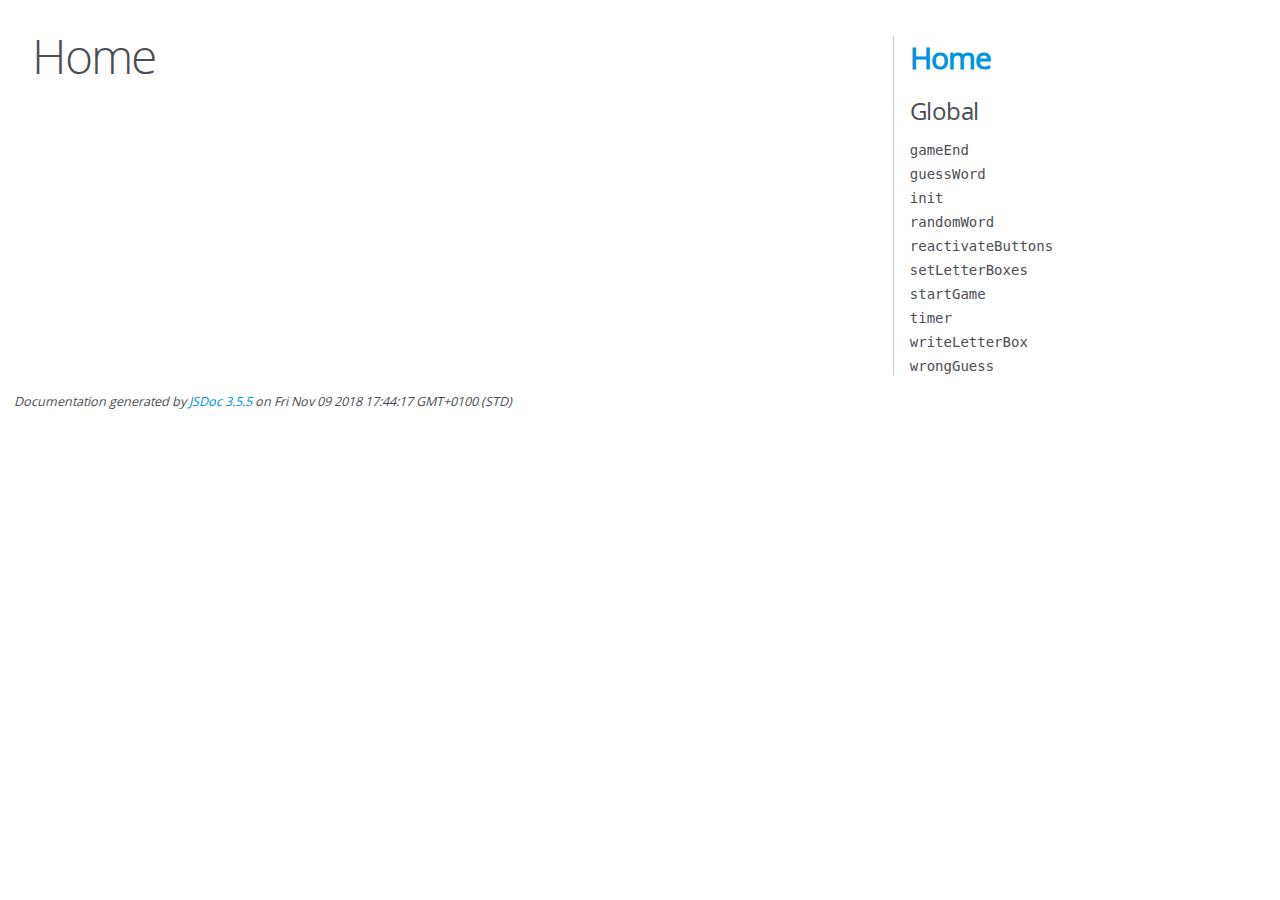
<file: documentation/index.html>
<!DOCTYPE html>
<html lang="en">
<head>
    <meta charset="utf-8">
    <title>JSDoc: Home</title>

    <script src="scripts/prettify/prettify.js"> </script>
    <script src="scripts/prettify/lang-css.js"> </script>
    <!--[if lt IE 9]>
      <script src="//html5shiv.googlecode.com/svn/trunk/html5.js"></script>
    <![endif]-->
    <link type="text/css" rel="stylesheet" href="styles/prettify-tomorrow.css">
    <link type="text/css" rel="stylesheet" href="styles/jsdoc-default.css">
</head>

<body>

<div id="main">

    <h1 class="page-title">Home</h1>

    



    


    <h3> </h3>










    









</div>

<nav>
    <h2><a href="index.html">Home</a></h2><h3>Global</h3><ul><li><a href="global.html#gameEnd">gameEnd</a></li><li><a href="global.html#guessWord">guessWord</a></li><li><a href="global.html#init">init</a></li><li><a href="global.html#randomWord">randomWord</a></li><li><a href="global.html#reactivateButtons">reactivateButtons</a></li><li><a href="global.html#setLetterBoxes">setLetterBoxes</a></li><li><a href="global.html#startGame">startGame</a></li><li><a href="global.html#timer">timer</a></li><li><a href="global.html#writeLetterBox">writeLetterBox</a></li><li><a href="global.html#wrongGuess">wrongGuess</a></li></ul>
</nav>

<br class="clear">

<footer>
    Documentation generated by <a href="https://github.com/jsdoc3/jsdoc">JSDoc 3.5.5</a> on Fri Nov 09 2018 17:44:17 GMT+0100 (STD)
</footer>

<script> prettyPrint(); </script>
<script src="scripts/linenumber.js"> </script>
</body>
</html>
</file>
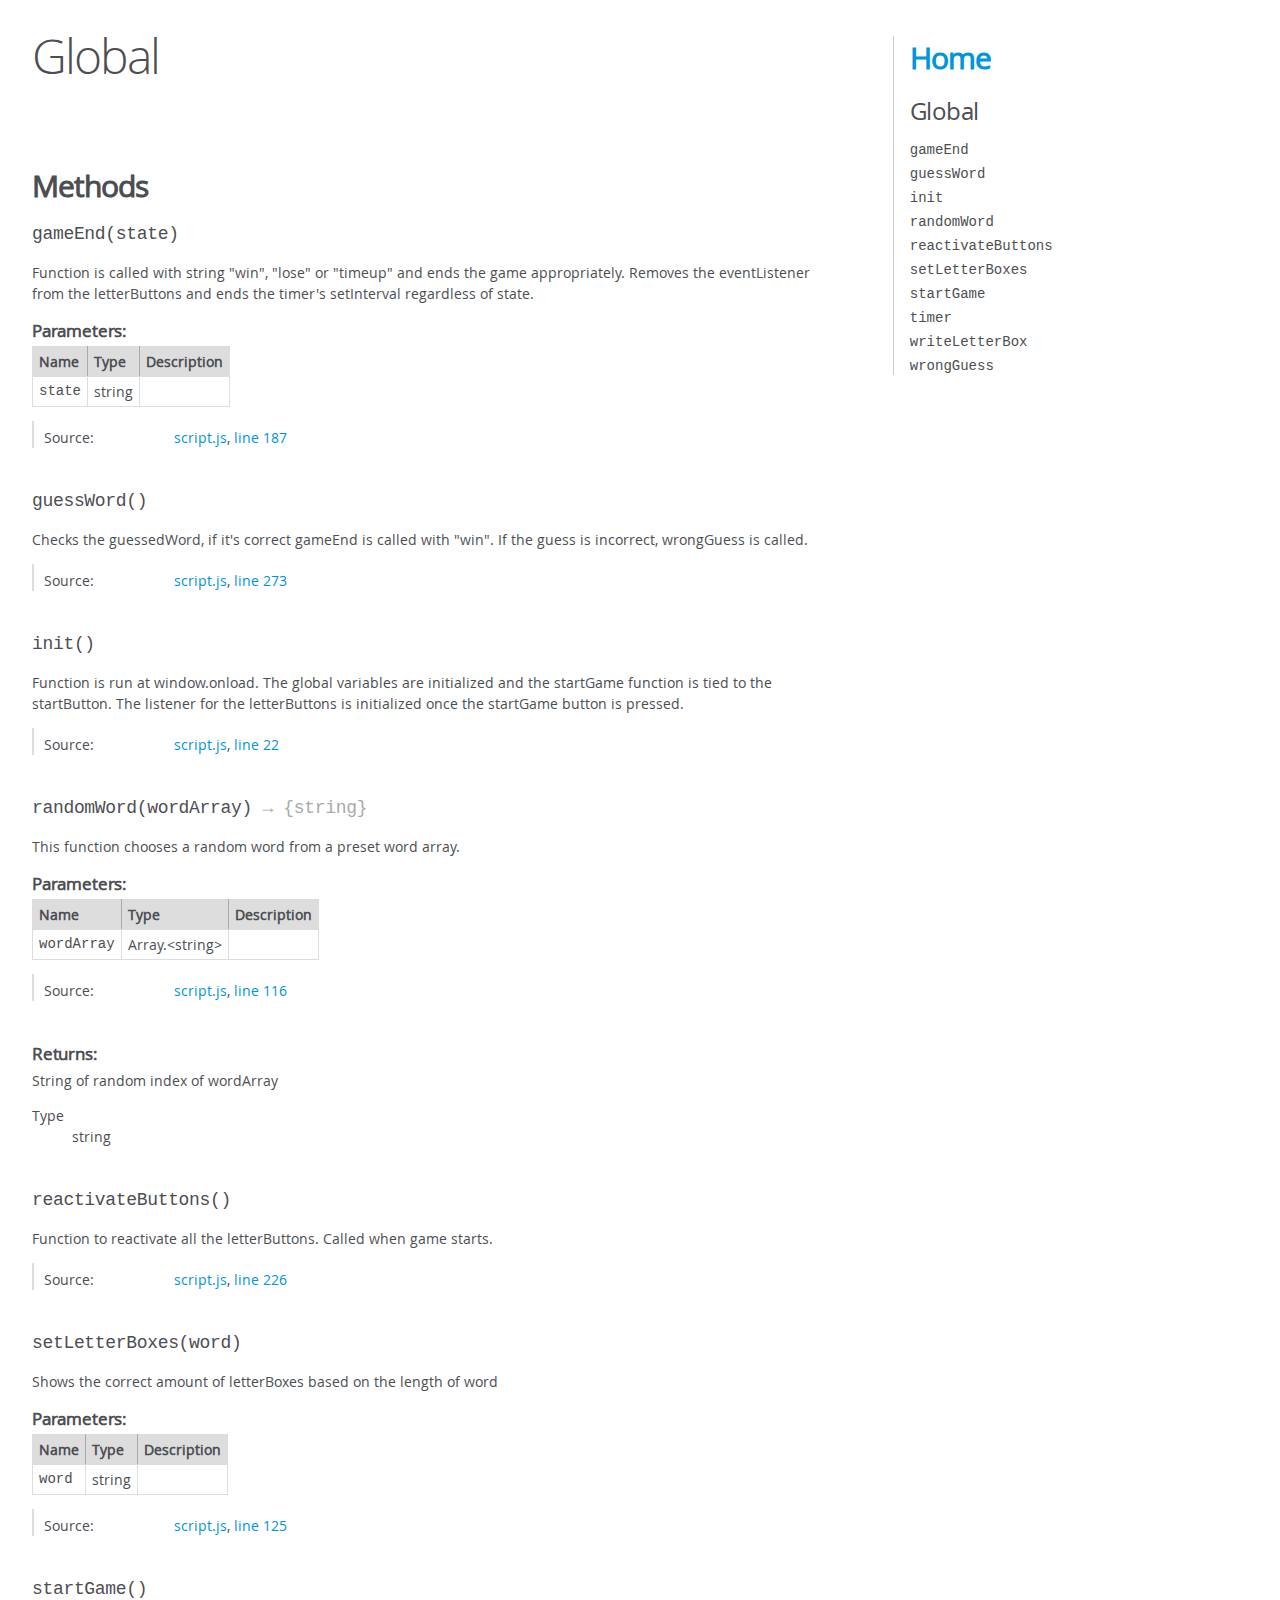
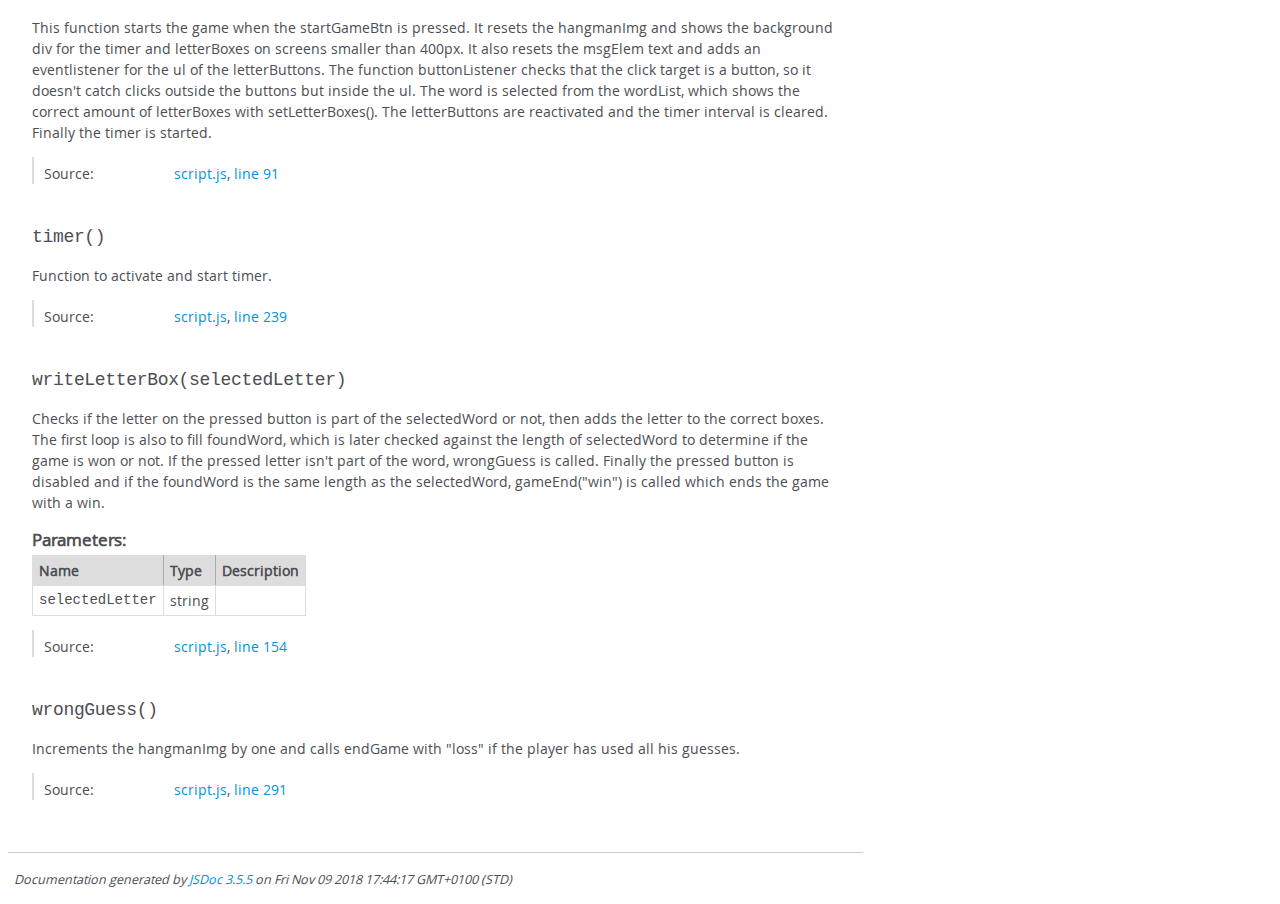
<file: documentation/global.html>
<!DOCTYPE html>
<html lang="en">
<head>
    <meta charset="utf-8">
    <title>JSDoc: Global</title>

    <script src="scripts/prettify/prettify.js"> </script>
    <script src="scripts/prettify/lang-css.js"> </script>
    <!--[if lt IE 9]>
      <script src="//html5shiv.googlecode.com/svn/trunk/html5.js"></script>
    <![endif]-->
    <link type="text/css" rel="stylesheet" href="styles/prettify-tomorrow.css">
    <link type="text/css" rel="stylesheet" href="styles/jsdoc-default.css">
</head>

<body>

<div id="main">

    <h1 class="page-title">Global</h1>

    




<section>

<header>
    
        <h2></h2>
        
    
</header>

<article>
    <div class="container-overview">
    
        

        


<dl class="details">

    

    

    

    

    

    

    

    

    

    

    

    

    

    

    

    
</dl>


        
    
    </div>

    

    

    

    

    

    

    

    
        <h3 class="subsection-title">Methods</h3>

        
            

    

    
    <h4 class="name" id="gameEnd"><span class="type-signature"></span>gameEnd<span class="signature">(state)</span><span class="type-signature"></span></h4>
    

    



<div class="description">
    Function is called with string "win", "lose" or "timeup" and ends the game appropriately. Removes the eventListener 
from the letterButtons and ends the timer's setInterval regardless of state.
</div>









    <h5>Parameters:</h5>
    

<table class="params">
    <thead>
    <tr>
        
        <th>Name</th>
        

        <th>Type</th>

        

        

        <th class="last">Description</th>
    </tr>
    </thead>

    <tbody>
    

        <tr>
            
                <td class="name"><code>state</code></td>
            

            <td class="type">
            
                
<span class="param-type">string</span>


            
            </td>

            

            

            <td class="description last"></td>
        </tr>

    
    </tbody>
</table>






<dl class="details">

    

    

    

    

    

    

    

    

    

    

    

    

    
    <dt class="tag-source">Source:</dt>
    <dd class="tag-source"><ul class="dummy"><li>
        <a href="script.js.html">script.js</a>, <a href="script.js.html#line187">line 187</a>
    </li></ul></dd>
    

    

    

    
</dl>


















        
            

    

    
    <h4 class="name" id="guessWord"><span class="type-signature"></span>guessWord<span class="signature">()</span><span class="type-signature"></span></h4>
    

    



<div class="description">
    Checks the guessedWord, if it's correct gameEnd is called with "win".
If the guess is incorrect, wrongGuess is called.
</div>













<dl class="details">

    

    

    

    

    

    

    

    

    

    

    

    

    
    <dt class="tag-source">Source:</dt>
    <dd class="tag-source"><ul class="dummy"><li>
        <a href="script.js.html">script.js</a>, <a href="script.js.html#line273">line 273</a>
    </li></ul></dd>
    

    

    

    
</dl>


















        
            

    

    
    <h4 class="name" id="init"><span class="type-signature"></span>init<span class="signature">()</span><span class="type-signature"></span></h4>
    

    



<div class="description">
    Function is run at window.onload. The global variables are initialized and the startGame function is tied
to the startButton. The listener for the letterButtons is initialized once the startGame button is pressed.
</div>













<dl class="details">

    

    

    

    

    

    

    

    

    

    

    

    

    
    <dt class="tag-source">Source:</dt>
    <dd class="tag-source"><ul class="dummy"><li>
        <a href="script.js.html">script.js</a>, <a href="script.js.html#line22">line 22</a>
    </li></ul></dd>
    

    

    

    
</dl>


















        
            

    

    
    <h4 class="name" id="randomWord"><span class="type-signature"></span>randomWord<span class="signature">(wordArray)</span><span class="type-signature"> &rarr; {string}</span></h4>
    

    



<div class="description">
    This function chooses a random word from a preset word array.
</div>









    <h5>Parameters:</h5>
    

<table class="params">
    <thead>
    <tr>
        
        <th>Name</th>
        

        <th>Type</th>

        

        

        <th class="last">Description</th>
    </tr>
    </thead>

    <tbody>
    

        <tr>
            
                <td class="name"><code>wordArray</code></td>
            

            <td class="type">
            
                
<span class="param-type">Array.&lt;string></span>


            
            </td>

            

            

            <td class="description last"></td>
        </tr>

    
    </tbody>
</table>






<dl class="details">

    

    

    

    

    

    

    

    

    

    

    

    

    
    <dt class="tag-source">Source:</dt>
    <dd class="tag-source"><ul class="dummy"><li>
        <a href="script.js.html">script.js</a>, <a href="script.js.html#line116">line 116</a>
    </li></ul></dd>
    

    

    

    
</dl>













<h5>Returns:</h5>

        
<div class="param-desc">
    String of random index of wordArray
</div>



<dl>
    <dt>
        Type
    </dt>
    <dd>
        
<span class="param-type">string</span>


    </dd>
</dl>

    





        
            

    

    
    <h4 class="name" id="reactivateButtons"><span class="type-signature"></span>reactivateButtons<span class="signature">()</span><span class="type-signature"></span></h4>
    

    



<div class="description">
    Function to reactivate all the letterButtons. Called when game starts.
</div>













<dl class="details">

    

    

    

    

    

    

    

    

    

    

    

    

    
    <dt class="tag-source">Source:</dt>
    <dd class="tag-source"><ul class="dummy"><li>
        <a href="script.js.html">script.js</a>, <a href="script.js.html#line226">line 226</a>
    </li></ul></dd>
    

    

    

    
</dl>


















        
            

    

    
    <h4 class="name" id="setLetterBoxes"><span class="type-signature"></span>setLetterBoxes<span class="signature">(word)</span><span class="type-signature"></span></h4>
    

    



<div class="description">
    Shows the correct amount of letterBoxes based on the length of word
</div>









    <h5>Parameters:</h5>
    

<table class="params">
    <thead>
    <tr>
        
        <th>Name</th>
        

        <th>Type</th>

        

        

        <th class="last">Description</th>
    </tr>
    </thead>

    <tbody>
    

        <tr>
            
                <td class="name"><code>word</code></td>
            

            <td class="type">
            
                
<span class="param-type">string</span>


            
            </td>

            

            

            <td class="description last"></td>
        </tr>

    
    </tbody>
</table>






<dl class="details">

    

    

    

    

    

    

    

    

    

    

    

    

    
    <dt class="tag-source">Source:</dt>
    <dd class="tag-source"><ul class="dummy"><li>
        <a href="script.js.html">script.js</a>, <a href="script.js.html#line125">line 125</a>
    </li></ul></dd>
    

    

    

    
</dl>


















        
            

    

    
    <h4 class="name" id="startGame"><span class="type-signature"></span>startGame<span class="signature">()</span><span class="type-signature"></span></h4>
    

    



<div class="description">
    This function starts the game when the startGameBtn is pressed. It resets the hangmanImg and shows
the background div for the timer and letterBoxes on screens smaller than 400px. It also resets the msgElem text
and adds an eventlistener for the ul of the letterButtons. The function buttonListener checks that the click
target is a button, so it doesn't catch clicks outside the buttons but inside the ul. The word is selected from
the wordList, which shows the correct amount of letterBoxes with setLetterBoxes(). The letterButtons are reactivated
and the timer interval is cleared. Finally the timer is started.
</div>













<dl class="details">

    

    

    

    

    

    

    

    

    

    

    

    

    
    <dt class="tag-source">Source:</dt>
    <dd class="tag-source"><ul class="dummy"><li>
        <a href="script.js.html">script.js</a>, <a href="script.js.html#line91">line 91</a>
    </li></ul></dd>
    

    

    

    
</dl>


















        
            

    

    
    <h4 class="name" id="timer"><span class="type-signature"></span>timer<span class="signature">()</span><span class="type-signature"></span></h4>
    

    



<div class="description">
    Function to activate and start timer.
</div>













<dl class="details">

    

    

    

    

    

    

    

    

    

    

    

    

    
    <dt class="tag-source">Source:</dt>
    <dd class="tag-source"><ul class="dummy"><li>
        <a href="script.js.html">script.js</a>, <a href="script.js.html#line239">line 239</a>
    </li></ul></dd>
    

    

    

    
</dl>


















        
            

    

    
    <h4 class="name" id="writeLetterBox"><span class="type-signature"></span>writeLetterBox<span class="signature">(selectedLetter)</span><span class="type-signature"></span></h4>
    

    



<div class="description">
    Checks if the letter on the pressed button is part of the selectedWord or not, 
then adds the letter to the correct boxes. The first loop is also to fill foundWord,
which is later checked against the length of selectedWord to determine if the game is won
or not. If the pressed letter isn't part of the word, wrongGuess is called.
Finally the pressed button is disabled and if the foundWord is the same length as the selectedWord,
gameEnd("win") is called which ends the game with a win.
</div>









    <h5>Parameters:</h5>
    

<table class="params">
    <thead>
    <tr>
        
        <th>Name</th>
        

        <th>Type</th>

        

        

        <th class="last">Description</th>
    </tr>
    </thead>

    <tbody>
    

        <tr>
            
                <td class="name"><code>selectedLetter</code></td>
            

            <td class="type">
            
                
<span class="param-type">string</span>


            
            </td>

            

            

            <td class="description last"></td>
        </tr>

    
    </tbody>
</table>






<dl class="details">

    

    

    

    

    

    

    

    

    

    

    

    

    
    <dt class="tag-source">Source:</dt>
    <dd class="tag-source"><ul class="dummy"><li>
        <a href="script.js.html">script.js</a>, <a href="script.js.html#line154">line 154</a>
    </li></ul></dd>
    

    

    

    
</dl>


















        
            

    

    
    <h4 class="name" id="wrongGuess"><span class="type-signature"></span>wrongGuess<span class="signature">()</span><span class="type-signature"></span></h4>
    

    



<div class="description">
    Increments the hangmanImg by one and calls endGame with "loss" if the player
has used all his guesses.
</div>













<dl class="details">

    

    

    

    

    

    

    

    

    

    

    

    

    
    <dt class="tag-source">Source:</dt>
    <dd class="tag-source"><ul class="dummy"><li>
        <a href="script.js.html">script.js</a>, <a href="script.js.html#line291">line 291</a>
    </li></ul></dd>
    

    

    

    
</dl>


















        
    

    

    
</article>

</section>




</div>

<nav>
    <h2><a href="index.html">Home</a></h2><h3>Global</h3><ul><li><a href="global.html#gameEnd">gameEnd</a></li><li><a href="global.html#guessWord">guessWord</a></li><li><a href="global.html#init">init</a></li><li><a href="global.html#randomWord">randomWord</a></li><li><a href="global.html#reactivateButtons">reactivateButtons</a></li><li><a href="global.html#setLetterBoxes">setLetterBoxes</a></li><li><a href="global.html#startGame">startGame</a></li><li><a href="global.html#timer">timer</a></li><li><a href="global.html#writeLetterBox">writeLetterBox</a></li><li><a href="global.html#wrongGuess">wrongGuess</a></li></ul>
</nav>

<br class="clear">

<footer>
    Documentation generated by <a href="https://github.com/jsdoc3/jsdoc">JSDoc 3.5.5</a> on Fri Nov 09 2018 17:44:17 GMT+0100 (STD)
</footer>

<script> prettyPrint(); </script>
<script src="scripts/linenumber.js"> </script>
</body>
</html>
</file>
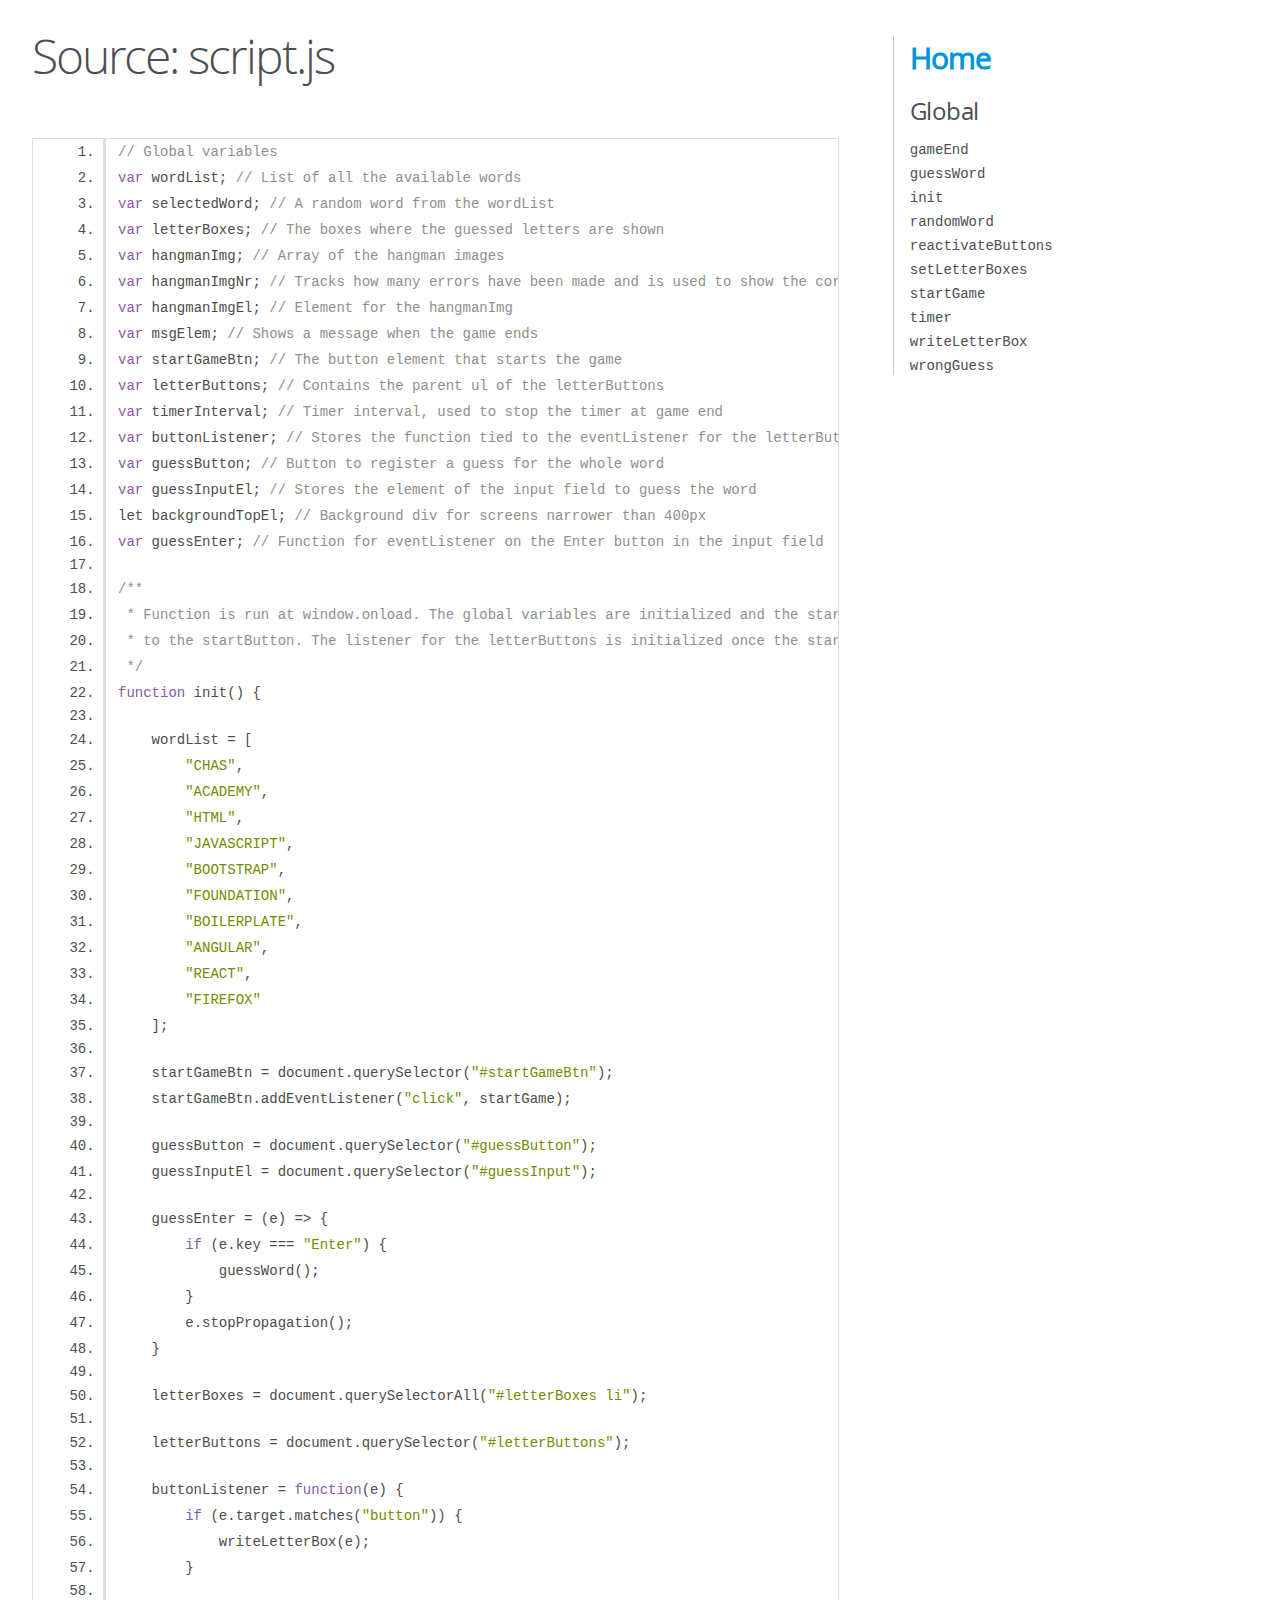
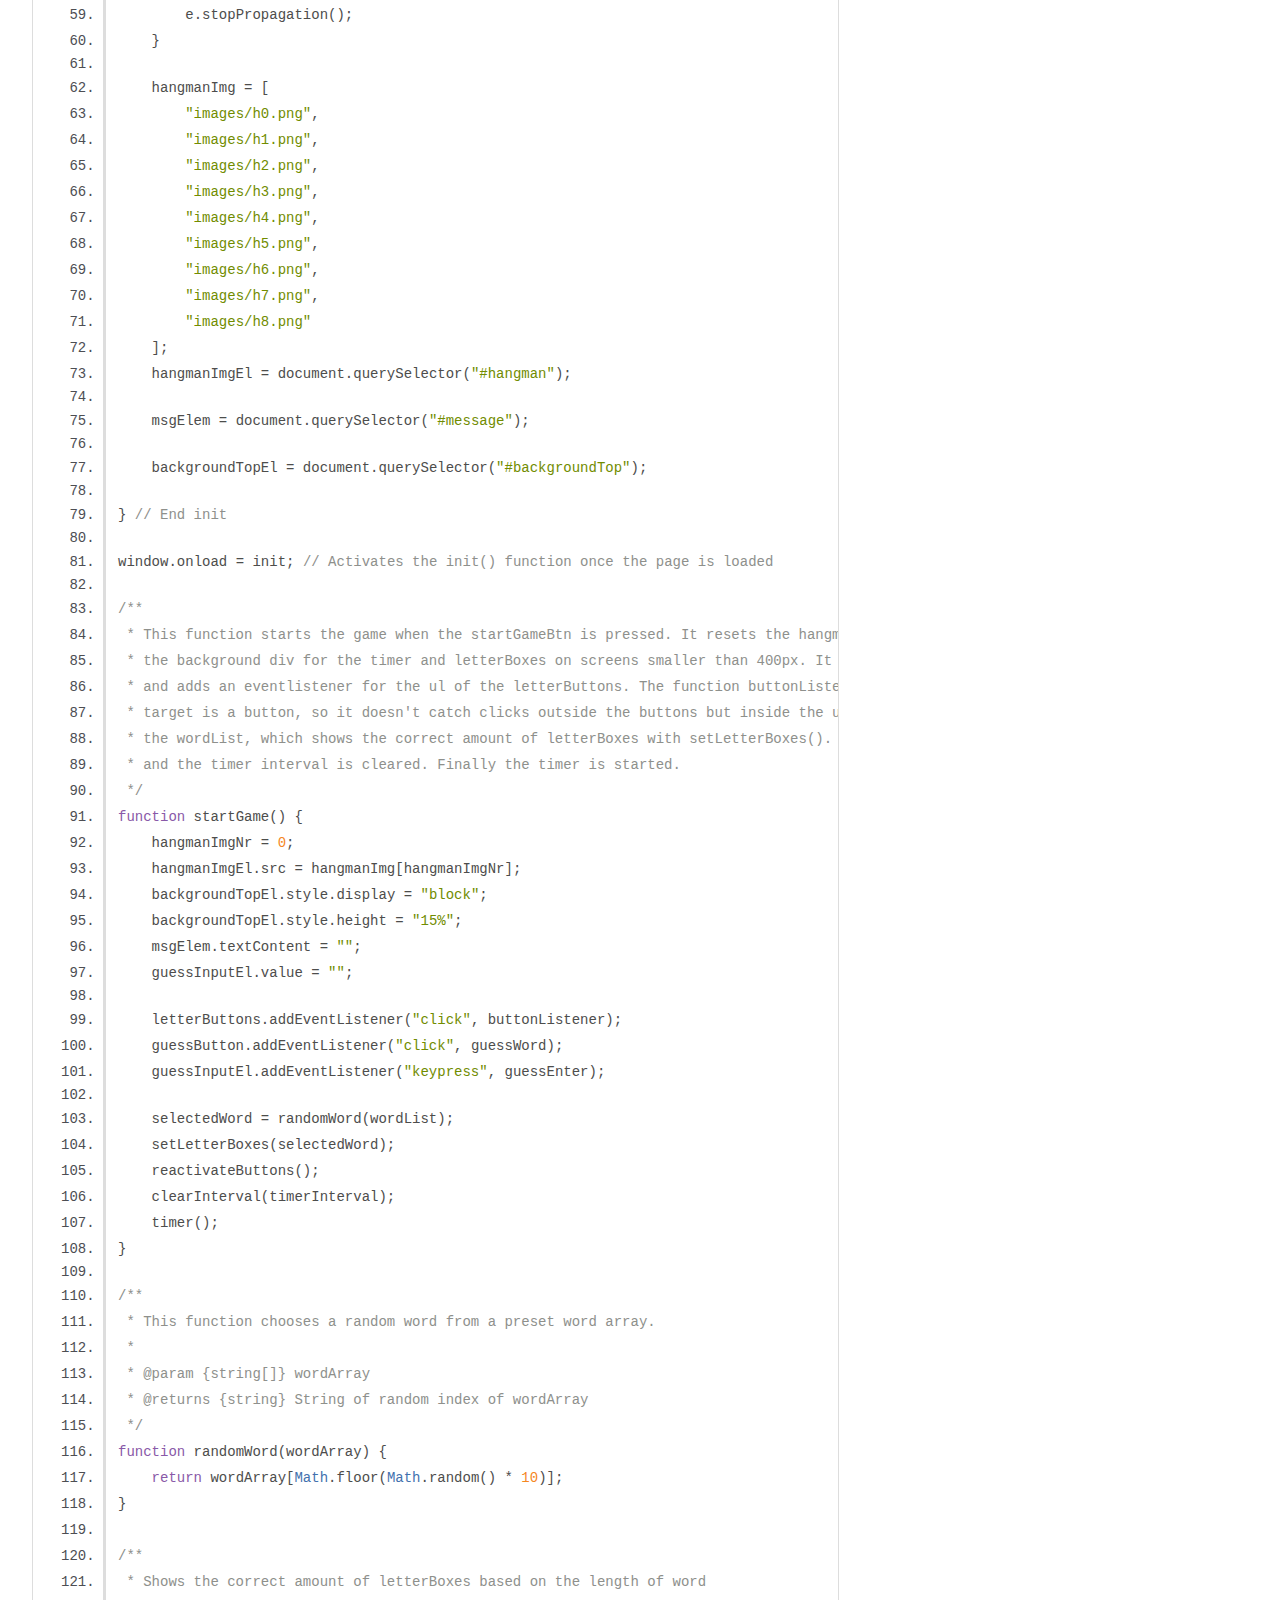
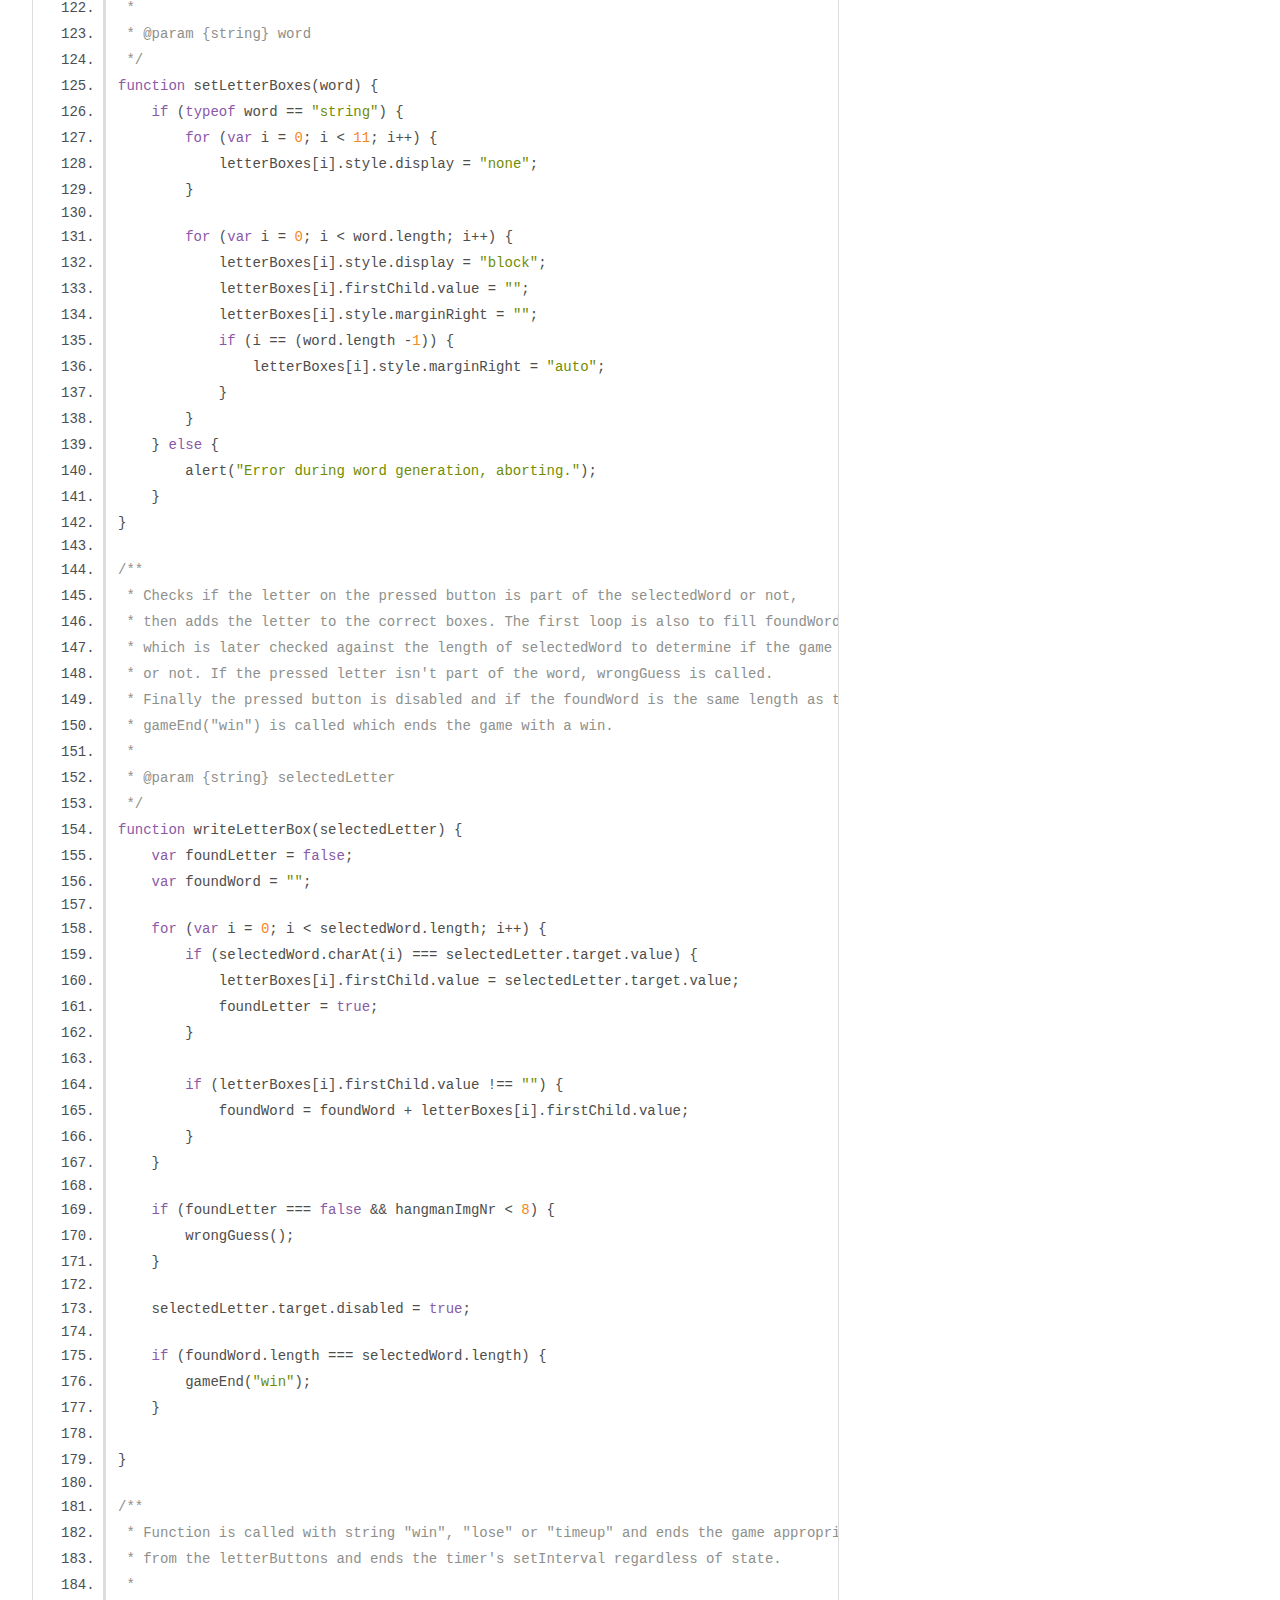
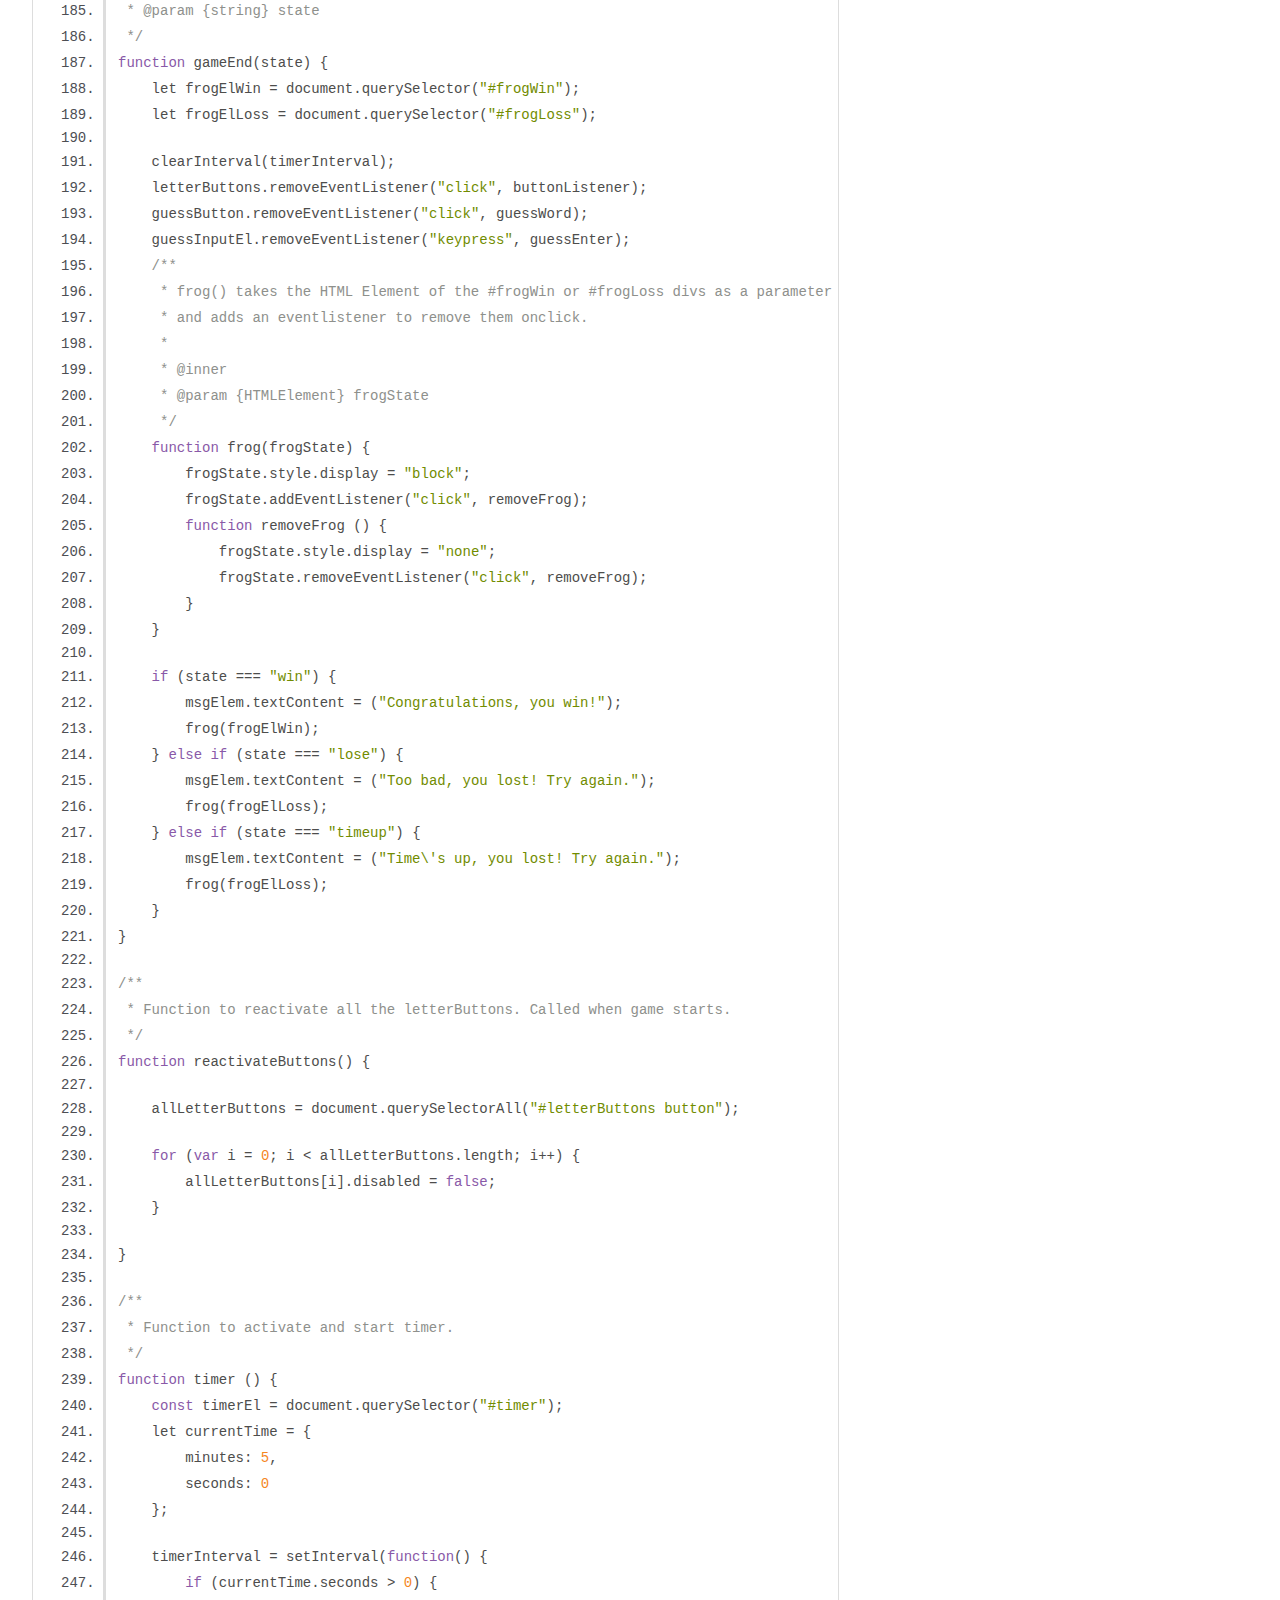
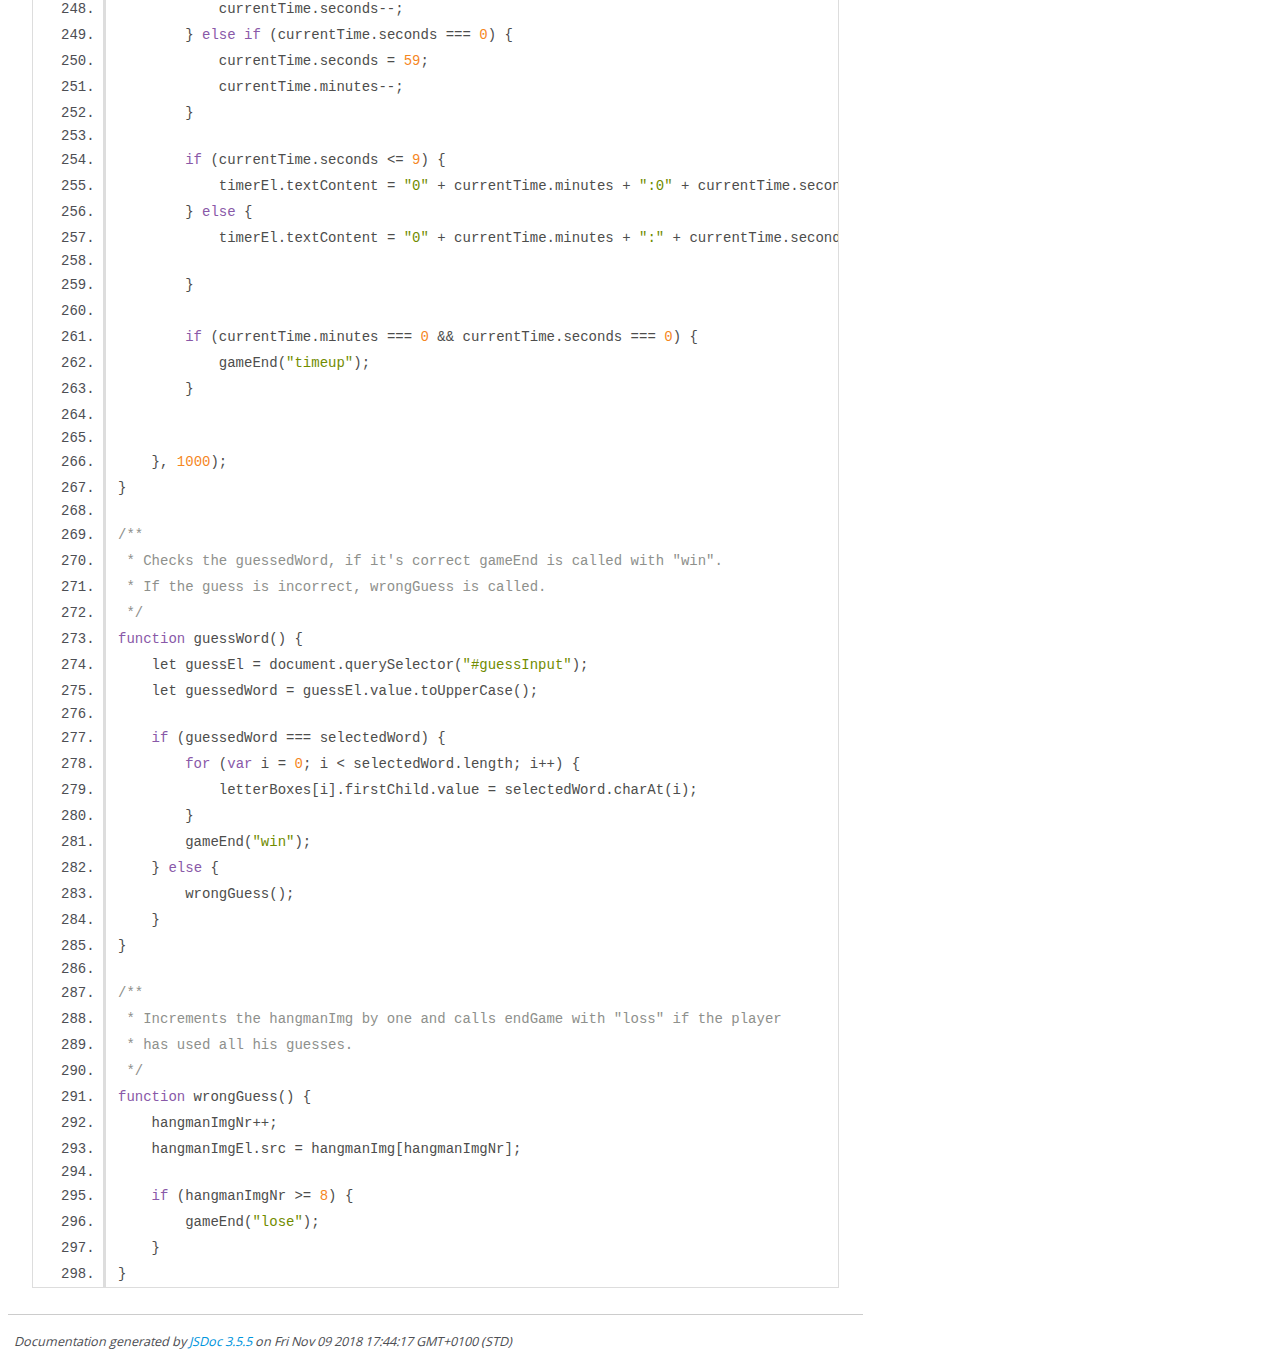
<file: documentation/script.js.html>
<!DOCTYPE html>
<html lang="en">
<head>
    <meta charset="utf-8">
    <title>JSDoc: Source: script.js</title>

    <script src="scripts/prettify/prettify.js"> </script>
    <script src="scripts/prettify/lang-css.js"> </script>
    <!--[if lt IE 9]>
      <script src="//html5shiv.googlecode.com/svn/trunk/html5.js"></script>
    <![endif]-->
    <link type="text/css" rel="stylesheet" href="styles/prettify-tomorrow.css">
    <link type="text/css" rel="stylesheet" href="styles/jsdoc-default.css">
</head>

<body>

<div id="main">

    <h1 class="page-title">Source: script.js</h1>

    



    
    <section>
        <article>
            <pre class="prettyprint source linenums"><code>// Global variables
var wordList; // List of all the available words
var selectedWord; // A random word from the wordList
var letterBoxes; // The boxes where the guessed letters are shown
var hangmanImg; // Array of the hangman images
var hangmanImgNr; // Tracks how many errors have been made and is used to show the correct hangmanImg
var hangmanImgEl; // Element for the hangmanImg
var msgElem; // Shows a message when the game ends
var startGameBtn; // The button element that starts the game
var letterButtons; // Contains the parent ul of the letterButtons
var timerInterval; // Timer interval, used to stop the timer at game end
var buttonListener; // Stores the function tied to the eventListener for the letterButtons. 
var guessButton; // Button to register a guess for the whole word
var guessInputEl; // Stores the element of the input field to guess the word
let backgroundTopEl; // Background div for screens narrower than 400px
var guessEnter; // Function for eventListener on the Enter button in the input field 

/**
 * Function is run at window.onload. The global variables are initialized and the startGame function is tied
 * to the startButton. The listener for the letterButtons is initialized once the startGame button is pressed.
 */
function init() {

    wordList = [
        "CHAS",
        "ACADEMY",
        "HTML",
        "JAVASCRIPT",
        "BOOTSTRAP",
        "FOUNDATION",
        "BOILERPLATE",
        "ANGULAR",
        "REACT",
        "FIREFOX"
    ];

    startGameBtn = document.querySelector("#startGameBtn");
    startGameBtn.addEventListener("click", startGame);

    guessButton = document.querySelector("#guessButton");
    guessInputEl = document.querySelector("#guessInput");

    guessEnter = (e) => {
        if (e.key === "Enter") {
            guessWord();
        }
        e.stopPropagation();
    }

    letterBoxes = document.querySelectorAll("#letterBoxes li");

    letterButtons = document.querySelector("#letterButtons");

    buttonListener = function(e) {
        if (e.target.matches("button")) {
            writeLetterBox(e);
        }

        e.stopPropagation();
    }

    hangmanImg = [
        "images/h0.png",
        "images/h1.png",
        "images/h2.png",
        "images/h3.png",
        "images/h4.png",
        "images/h5.png",
        "images/h6.png",
        "images/h7.png",
        "images/h8.png"
    ];
    hangmanImgEl = document.querySelector("#hangman");

    msgElem = document.querySelector("#message");

    backgroundTopEl = document.querySelector("#backgroundTop");

} // End init

window.onload = init; // Activates the init() function once the page is loaded

/**
 * This function starts the game when the startGameBtn is pressed. It resets the hangmanImg and shows
 * the background div for the timer and letterBoxes on screens smaller than 400px. It also resets the msgElem text
 * and adds an eventlistener for the ul of the letterButtons. The function buttonListener checks that the click
 * target is a button, so it doesn't catch clicks outside the buttons but inside the ul. The word is selected from
 * the wordList, which shows the correct amount of letterBoxes with setLetterBoxes(). The letterButtons are reactivated
 * and the timer interval is cleared. Finally the timer is started.
 */
function startGame() {
    hangmanImgNr = 0;
    hangmanImgEl.src = hangmanImg[hangmanImgNr];
    backgroundTopEl.style.display = "block";
    backgroundTopEl.style.height = "15%";
    msgElem.textContent = "";
    guessInputEl.value = "";

    letterButtons.addEventListener("click", buttonListener);
    guessButton.addEventListener("click", guessWord);
    guessInputEl.addEventListener("keypress", guessEnter);

    selectedWord = randomWord(wordList);
    setLetterBoxes(selectedWord);
    reactivateButtons();
    clearInterval(timerInterval);
    timer();
}

/**
 * This function chooses a random word from a preset word array.
 *
 * @param {string[]} wordArray
 * @returns {string} String of random index of wordArray
 */
function randomWord(wordArray) {
    return wordArray[Math.floor(Math.random() * 10)];
}
 
/**
 * Shows the correct amount of letterBoxes based on the length of word
 *
 * @param {string} word
 */
function setLetterBoxes(word) {
    if (typeof word == "string") {
        for (var i = 0; i &lt; 11; i++) {
            letterBoxes[i].style.display = "none";
        }

        for (var i = 0; i &lt; word.length; i++) {
            letterBoxes[i].style.display = "block";
            letterBoxes[i].firstChild.value = "";
            letterBoxes[i].style.marginRight = "";
            if (i == (word.length -1)) {
                letterBoxes[i].style.marginRight = "auto";
            }
        }
    } else {
        alert("Error during word generation, aborting.");
    }
}

/**
 * Checks if the letter on the pressed button is part of the selectedWord or not, 
 * then adds the letter to the correct boxes. The first loop is also to fill foundWord,
 * which is later checked against the length of selectedWord to determine if the game is won
 * or not. If the pressed letter isn't part of the word, wrongGuess is called.
 * Finally the pressed button is disabled and if the foundWord is the same length as the selectedWord,
 * gameEnd("win") is called which ends the game with a win.
 *
 * @param {string} selectedLetter
 */
function writeLetterBox(selectedLetter) {
    var foundLetter = false;
    var foundWord = "";

    for (var i = 0; i &lt; selectedWord.length; i++) {
        if (selectedWord.charAt(i) === selectedLetter.target.value) {
            letterBoxes[i].firstChild.value = selectedLetter.target.value;
            foundLetter = true;
        } 
        
        if (letterBoxes[i].firstChild.value !== "") {
            foundWord = foundWord + letterBoxes[i].firstChild.value;
        }
    }

    if (foundLetter === false &amp;&amp; hangmanImgNr &lt; 8) {
        wrongGuess();
    }

    selectedLetter.target.disabled = true;

    if (foundWord.length === selectedWord.length) {
        gameEnd("win");
    }
    
}

/**
 * Function is called with string "win", "lose" or "timeup" and ends the game appropriately. Removes the eventListener 
 * from the letterButtons and ends the timer's setInterval regardless of state.
 * 
 * @param {string} state
 */
function gameEnd(state) {
    let frogElWin = document.querySelector("#frogWin");
    let frogElLoss = document.querySelector("#frogLoss");

    clearInterval(timerInterval);
    letterButtons.removeEventListener("click", buttonListener);
    guessButton.removeEventListener("click", guessWord);
    guessInputEl.removeEventListener("keypress", guessEnter);
    /**
     * frog() takes the HTML Element of the #frogWin or #frogLoss divs as a parameter to show the appropriate one at game end
     * and adds an eventlistener to remove them onclick.
     * 
     * @inner
     * @param {HTMLElement} frogState
     */
    function frog(frogState) {
        frogState.style.display = "block";
        frogState.addEventListener("click", removeFrog);
        function removeFrog () {
            frogState.style.display = "none";
            frogState.removeEventListener("click", removeFrog);
        }
    }

    if (state === "win") {
        msgElem.textContent = ("Congratulations, you win!");
        frog(frogElWin);
    } else if (state === "lose") {
        msgElem.textContent = ("Too bad, you lost! Try again.");
        frog(frogElLoss);
    } else if (state === "timeup") {
        msgElem.textContent = ("Time\'s up, you lost! Try again.");
        frog(frogElLoss);
    }
}

/**
 * Function to reactivate all the letterButtons. Called when game starts.
 */
function reactivateButtons() {

    allLetterButtons = document.querySelectorAll("#letterButtons button");

    for (var i = 0; i &lt; allLetterButtons.length; i++) {
        allLetterButtons[i].disabled = false;
    }

}

/**
 * Function to activate and start timer.
 */
function timer () {
    const timerEl = document.querySelector("#timer");
    let currentTime = {
        minutes: 5,
        seconds: 0
    };

    timerInterval = setInterval(function() {
        if (currentTime.seconds > 0) {
            currentTime.seconds--;
        } else if (currentTime.seconds === 0) {
            currentTime.seconds = 59;
            currentTime.minutes--;
        }

        if (currentTime.seconds &lt;= 9) {
            timerEl.textContent = "0" + currentTime.minutes + ":0" + currentTime.seconds;
        } else {
            timerEl.textContent = "0" + currentTime.minutes + ":" + currentTime.seconds;

        }
        
        if (currentTime.minutes === 0 &amp;&amp; currentTime.seconds === 0) {
            gameEnd("timeup");
        }
            

    }, 1000);
}

/**
 * Checks the guessedWord, if it's correct gameEnd is called with "win".
 * If the guess is incorrect, wrongGuess is called.
 */
function guessWord() {
    let guessEl = document.querySelector("#guessInput");
    let guessedWord = guessEl.value.toUpperCase();

    if (guessedWord === selectedWord) {
        for (var i = 0; i &lt; selectedWord.length; i++) {
            letterBoxes[i].firstChild.value = selectedWord.charAt(i);
        }
        gameEnd("win");
    } else {
        wrongGuess();
    }
}

/**
 * Increments the hangmanImg by one and calls endGame with "loss" if the player
 * has used all his guesses.
 */
function wrongGuess() {
    hangmanImgNr++;
    hangmanImgEl.src = hangmanImg[hangmanImgNr];

    if (hangmanImgNr >= 8) {
        gameEnd("lose");
    }
}</code></pre>
        </article>
    </section>




</div>

<nav>
    <h2><a href="index.html">Home</a></h2><h3>Global</h3><ul><li><a href="global.html#gameEnd">gameEnd</a></li><li><a href="global.html#guessWord">guessWord</a></li><li><a href="global.html#init">init</a></li><li><a href="global.html#randomWord">randomWord</a></li><li><a href="global.html#reactivateButtons">reactivateButtons</a></li><li><a href="global.html#setLetterBoxes">setLetterBoxes</a></li><li><a href="global.html#startGame">startGame</a></li><li><a href="global.html#timer">timer</a></li><li><a href="global.html#writeLetterBox">writeLetterBox</a></li><li><a href="global.html#wrongGuess">wrongGuess</a></li></ul>
</nav>

<br class="clear">

<footer>
    Documentation generated by <a href="https://github.com/jsdoc3/jsdoc">JSDoc 3.5.5</a> on Fri Nov 09 2018 17:44:17 GMT+0100 (STD)
</footer>

<script> prettyPrint(); </script>
<script src="scripts/linenumber.js"> </script>
</body>
</html>
</file>
<file: documentation/styles/prettify-tomorrow.css>
/* Tomorrow Theme */
/* Original theme - https://github.com/chriskempson/tomorrow-theme */
/* Pretty printing styles. Used with prettify.js. */
/* SPAN elements with the classes below are added by prettyprint. */
/* plain text */
.pln {
  color: #4d4d4c; }

@media screen {
  /* string content */
  .str {
    color: #718c00; }

  /* a keyword */
  .kwd {
    color: #8959a8; }

  /* a comment */
  .com {
    color: #8e908c; }

  /* a type name */
  .typ {
    color: #4271ae; }

  /* a literal value */
  .lit {
    color: #f5871f; }

  /* punctuation */
  .pun {
    color: #4d4d4c; }

  /* lisp open bracket */
  .opn {
    color: #4d4d4c; }

  /* lisp close bracket */
  .clo {
    color: #4d4d4c; }

  /* a markup tag name */
  .tag {
    color: #c82829; }

  /* a markup attribute name */
  .atn {
    color: #f5871f; }

  /* a markup attribute value */
  .atv {
    color: #3e999f; }

  /* a declaration */
  .dec {
    color: #f5871f; }

  /* a variable name */
  .var {
    color: #c82829; }

  /* a function name */
  .fun {
    color: #4271ae; } }
/* Use higher contrast and text-weight for printable form. */
@media print, projection {
  .str {
    color: #060; }

  .kwd {
    color: #006;
    font-weight: bold; }

  .com {
    color: #600;
    font-style: italic; }

  .typ {
    color: #404;
    font-weight: bold; }

  .lit {
    color: #044; }

  .pun, .opn, .clo {
    color: #440; }

  .tag {
    color: #006;
    font-weight: bold; }

  .atn {
    color: #404; }

  .atv {
    color: #060; } }
/* Style */
/*
pre.prettyprint {
  background: white;
  font-family: Consolas, Monaco, 'Andale Mono', monospace;
  font-size: 12px;
  line-height: 1.5;
  border: 1px solid #ccc;
  padding: 10px; }
*/

/* Specify class=linenums on a pre to get line numbering */
ol.linenums {
  margin-top: 0;
  margin-bottom: 0; }

/* IE indents via margin-left */
li.L0,
li.L1,
li.L2,
li.L3,
li.L4,
li.L5,
li.L6,
li.L7,
li.L8,
li.L9 {
  /* */ }

/* Alternate shading for lines */
li.L1,
li.L3,
li.L5,
li.L7,
li.L9 {
  /* */ }
</file>
<file: documentation/styles/jsdoc-default.css>
@font-face {
    font-family: 'Open Sans';
    font-weight: normal;
    font-style: normal;
    src: url('../fonts/OpenSans-Regular-webfont.eot');
    src:
        local('Open Sans'),
        local('OpenSans'),
        url('../fonts/OpenSans-Regular-webfont.eot?#iefix') format('embedded-opentype'),
        url('../fonts/OpenSans-Regular-webfont.woff') format('woff'),
        url('../fonts/OpenSans-Regular-webfont.svg#open_sansregular') format('svg');
}

@font-face {
    font-family: 'Open Sans Light';
    font-weight: normal;
    font-style: normal;
    src: url('../fonts/OpenSans-Light-webfont.eot');
    src:
        local('Open Sans Light'),
        local('OpenSans Light'),
        url('../fonts/OpenSans-Light-webfont.eot?#iefix') format('embedded-opentype'),
        url('../fonts/OpenSans-Light-webfont.woff') format('woff'),
        url('../fonts/OpenSans-Light-webfont.svg#open_sanslight') format('svg');
}

html
{
    overflow: auto;
    background-color: #fff;
    font-size: 14px;
}

body
{
    font-family: 'Open Sans', sans-serif;
    line-height: 1.5;
    color: #4d4e53;
    background-color: white;
}

a, a:visited, a:active {
    color: #0095dd;
    text-decoration: none;
}

a:hover {
    text-decoration: underline;
}

header
{
    display: block;
    padding: 0px 4px;
}

tt, code, kbd, samp {
    font-family: Consolas, Monaco, 'Andale Mono', monospace;
}

.class-description {
    font-size: 130%;
    line-height: 140%;
    margin-bottom: 1em;
    margin-top: 1em;
}

.class-description:empty {
    margin: 0;
}

#main {
    float: left;
    width: 70%;
}

article dl {
    margin-bottom: 40px;
}

article img {
  max-width: 100%;
}

section
{
    display: block;
    background-color: #fff;
    padding: 12px 24px;
    border-bottom: 1px solid #ccc;
    margin-right: 30px;
}

.variation {
    display: none;
}

.signature-attributes {
    font-size: 60%;
    color: #aaa;
    font-style: italic;
    font-weight: lighter;
}

nav
{
    display: block;
    float: right;
    margin-top: 28px;
    width: 30%;
    box-sizing: border-box;
    border-left: 1px solid #ccc;
    padding-left: 16px;
}

nav ul {
    font-family: 'Lucida Grande', 'Lucida Sans Unicode', arial, sans-serif;
    font-size: 100%;
    line-height: 17px;
    padding: 0;
    margin: 0;
    list-style-type: none;
}

nav ul a, nav ul a:visited, nav ul a:active {
    font-family: Consolas, Monaco, 'Andale Mono', monospace;
    line-height: 18px;
    color: #4D4E53;
}

nav h3 {
    margin-top: 12px;
}

nav li {
    margin-top: 6px;
}

footer {
    display: block;
    padding: 6px;
    margin-top: 12px;
    font-style: italic;
    font-size: 90%;
}

h1, h2, h3, h4 {
    font-weight: 200;
    margin: 0;
}

h1
{
    font-family: 'Open Sans Light', sans-serif;
    font-size: 48px;
    letter-spacing: -2px;
    margin: 12px 24px 20px;
}

h2, h3.subsection-title
{
    font-size: 30px;
    font-weight: 700;
    letter-spacing: -1px;
    margin-bottom: 12px;
}

h3
{
    font-size: 24px;
    letter-spacing: -0.5px;
    margin-bottom: 12px;
}

h4
{
    font-size: 18px;
    letter-spacing: -0.33px;
    margin-bottom: 12px;
    color: #4d4e53;
}

h5, .container-overview .subsection-title
{
    font-size: 120%;
    font-weight: bold;
    letter-spacing: -0.01em;
    margin: 8px 0 3px 0;
}

h6
{
    font-size: 100%;
    letter-spacing: -0.01em;
    margin: 6px 0 3px 0;
    font-style: italic;
}

table
{
    border-spacing: 0;
    border: 0;
    border-collapse: collapse;
}

td, th
{
    border: 1px solid #ddd;
    margin: 0px;
    text-align: left;
    vertical-align: top;
    padding: 4px 6px;
    display: table-cell;
}

thead tr
{
    background-color: #ddd;
    font-weight: bold;
}

th { border-right: 1px solid #aaa; }
tr > th:last-child { border-right: 1px solid #ddd; }

.ancestors, .attribs { color: #999; }
.ancestors a, .attribs a
{
    color: #999 !important;
    text-decoration: none;
}

.clear
{
    clear: both;
}

.important
{
    font-weight: bold;
    color: #950B02;
}

.yes-def {
    text-indent: -1000px;
}

.type-signature {
    color: #aaa;
}

.name, .signature {
    font-family: Consolas, Monaco, 'Andale Mono', monospace;
}

.details { margin-top: 14px; border-left: 2px solid #DDD; }
.details dt { width: 120px; float: left; padding-left: 10px;  padding-top: 6px; }
.details dd { margin-left: 70px; }
.details ul { margin: 0; }
.details ul { list-style-type: none; }
.details li { margin-left: 30px; padding-top: 6px; }
.details pre.prettyprint { margin: 0 }
.details .object-value { padding-top: 0; }

.description {
    margin-bottom: 1em;
    margin-top: 1em;
}

.code-caption
{
    font-style: italic;
    font-size: 107%;
    margin: 0;
}

.prettyprint
{
    border: 1px solid #ddd;
    width: 80%;
    overflow: auto;
}

.prettyprint.source {
    width: inherit;
}

.prettyprint code
{
    font-size: 100%;
    line-height: 18px;
    display: block;
    padding: 4px 12px;
    margin: 0;
    background-color: #fff;
    color: #4D4E53;
}

.prettyprint code span.line
{
  display: inline-block;
}

.prettyprint.linenums
{
  padding-left: 70px;
  -webkit-user-select: none;
  -moz-user-select: none;
  -ms-user-select: none;
  user-select: none;
}

.prettyprint.linenums ol
{
  padding-left: 0;
}

.prettyprint.linenums li
{
  border-left: 3px #ddd solid;
}

.prettyprint.linenums li.selected,
.prettyprint.linenums li.selected *
{
  background-color: lightyellow;
}

.prettyprint.linenums li *
{
  -webkit-user-select: text;
  -moz-user-select: text;
  -ms-user-select: text;
  user-select: text;
}

.params .name, .props .name, .name code {
    color: #4D4E53;
    font-family: Consolas, Monaco, 'Andale Mono', monospace;
    font-size: 100%;
}

.params td.description > p:first-child,
.props td.description > p:first-child
{
    margin-top: 0;
    padding-top: 0;
}

.params td.description > p:last-child,
.props td.description > p:last-child
{
    margin-bottom: 0;
    padding-bottom: 0;
}

.disabled {
    color: #454545;
}
</file>
